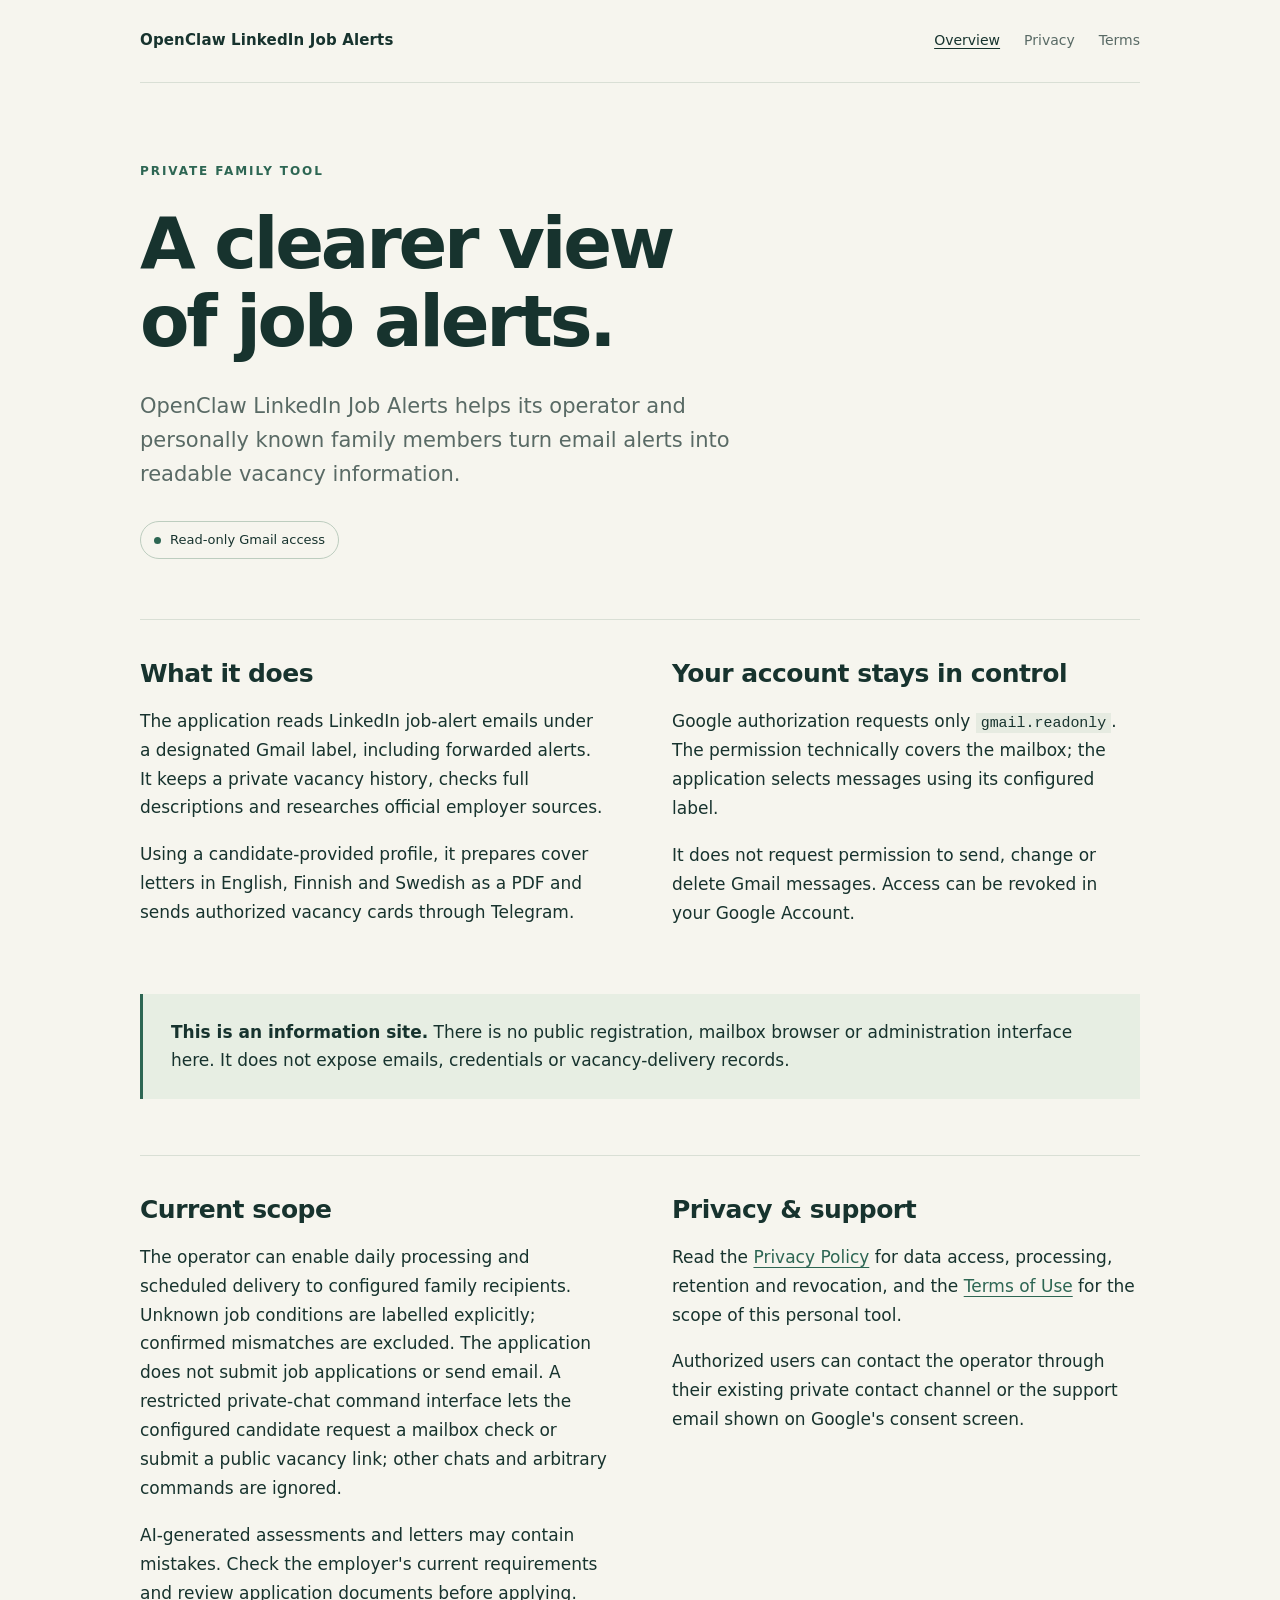
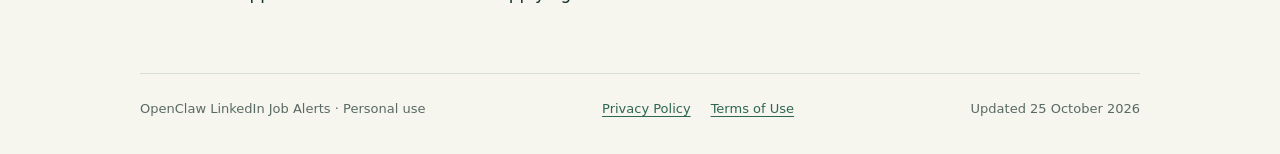
<file: index.html>
<!doctype html>
<html lang="en">
<head>
  <meta charset="utf-8">
  <meta name="viewport" content="width=device-width,initial-scale=1">
  <meta name="google-site-verification" content="l6ptjcAcxrdDgx9juAm-OKprZE5Z-lQ_POoNAWF2fSk">
  <meta name="description" content="Information about OpenClaw LinkedIn Job Alerts, a private family job-search assistant with read-only Gmail access.">
  <meta name="robots" content="noindex">
  <meta http-equiv="Content-Security-Policy" content="default-src 'none'; style-src 'self'; base-uri 'none'; form-action 'none'">
  <title>OpenClaw LinkedIn Job Alerts</title>
  <link rel="stylesheet" href="styles.css">
</head>
<body>
  <a class="skip" href="#main">Skip to content</a>
  <div class="wrap">
    <header class="header"><a class="brand" href="./">OpenClaw LinkedIn Job Alerts</a><nav class="nav" aria-label="Main"><a href="./" aria-current="page">Overview</a><a href="privacy.html">Privacy</a><a href="terms.html">Terms</a></nav></header>
    <main id="main">
      <section class="hero" aria-labelledby="title">
        <p class="eyebrow">Private family tool</p>
        <h1 id="title">A clearer view<br>of job alerts.</h1>
        <p class="intro">OpenClaw LinkedIn Job Alerts helps its operator and personally known family members turn email alerts into readable vacancy information.</p>
        <span class="pill"><span class="dot" aria-hidden="true"></span>Read-only Gmail access</span>
      </section>
      <section class="split" aria-label="How the application works">
        <div><h2>What it does</h2><p>The application reads LinkedIn job-alert emails under a designated Gmail label, including forwarded alerts. It keeps a private vacancy history, checks full descriptions and researches official employer sources.</p><p>Using a candidate-provided profile, it prepares cover letters in English, Finnish and Swedish as a PDF and sends authorized vacancy cards through Telegram.</p></div>
        <div><h2>Your account stays in control</h2><p>Google authorization requests only <code>gmail.readonly</code>. The permission technically covers the mailbox; the application selects messages using its configured label.</p><p>It does not request permission to send, change or delete Gmail messages. Access can be revoked in your Google Account.</p></div>
      </section>
      <aside class="note"><p><strong>This is an information site.</strong> There is no public registration, mailbox browser or administration interface here. It does not expose emails, credentials or vacancy-delivery records.</p></aside>
      <section class="split" aria-label="Current scope and support">
        <div><h2>Current scope</h2><p>The operator can enable daily processing and scheduled delivery to configured family recipients. Unknown job conditions are labelled explicitly; confirmed mismatches are excluded. The application does not submit job applications or send email. A restricted private-chat command interface lets the configured candidate request a mailbox check or submit a public vacancy link; other chats and arbitrary commands are ignored.</p><p>AI-generated assessments and letters may contain mistakes. Check the employer's current requirements and review application documents before applying.</p></div>
        <div><h2>Privacy &amp; support</h2><p>Read the <a href="privacy.html">Privacy Policy</a> for data access, processing, retention and revocation, and the <a href="terms.html">Terms of Use</a> for the scope of this personal tool.</p><p>Authorized users can contact the operator through their existing private contact channel or the support email shown on Google's consent screen.</p></div>
      </section>
    </main>
    <footer class="footer"><span>OpenClaw LinkedIn Job Alerts · Personal use</span><nav aria-label="Legal"><a href="privacy.html">Privacy Policy</a><a href="terms.html">Terms of Use</a></nav><span>Updated 25 October 2026</span></footer>
  </div>
</body>
</html>
</file>
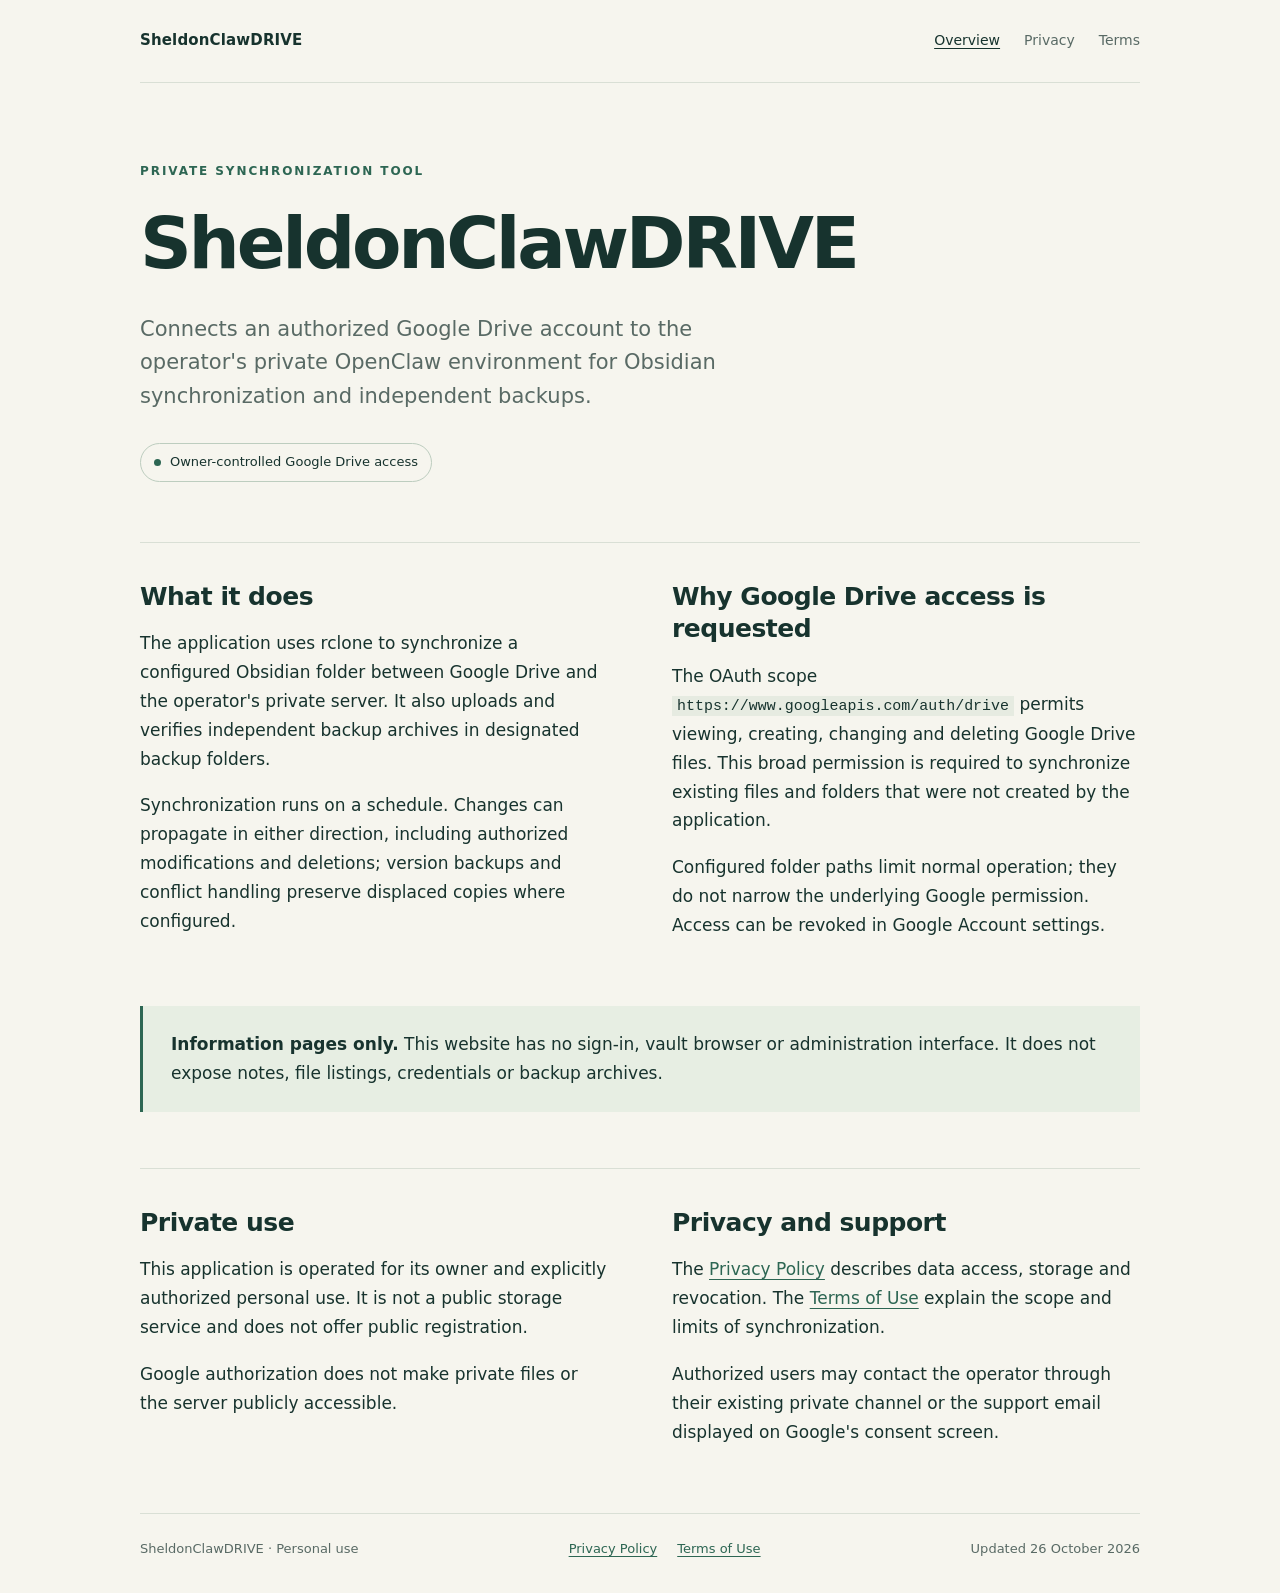
<file: sheldonclaw-drive/index.html>
<!doctype html>
<html lang="en">
<head>
  <meta charset="utf-8"><meta name="viewport" content="width=device-width,initial-scale=1">
  <meta name="description" content="SheldonClawDRIVE: private Google Drive synchronization and backup.">
  <meta name="robots" content="noindex">
  <meta http-equiv="Content-Security-Policy" content="default-src 'none'; style-src 'self'; base-uri 'none'; form-action 'none'">
  <title>SheldonClawDRIVE</title><link rel="stylesheet" href="../styles.css">
</head>
<body>
<a class="skip" href="#main">Skip to content</a>
<div class="wrap">
<header class="header"><a class="brand" href="./">SheldonClawDRIVE</a><nav class="nav" aria-label="Main"><a href="./" aria-current="page">Overview</a><a href="privacy.html">Privacy</a><a href="terms.html">Terms</a></nav></header>
<main id="main">
<section class="hero"><p class="eyebrow">Private synchronization tool</p><h1>SheldonClawDRIVE</h1><p class="intro">Connects an authorized Google Drive account to the operator's private OpenClaw environment for Obsidian synchronization and independent backups.</p><span class="pill"><span class="dot" aria-hidden="true"></span>Owner-controlled Google Drive access</span></section>
<section class="split"><div><h2>What it does</h2><p>The application uses rclone to synchronize a configured Obsidian folder between Google Drive and the operator's private server. It also uploads and verifies independent backup archives in designated backup folders.</p><p>Synchronization runs on a schedule. Changes can propagate in either direction, including authorized modifications and deletions; version backups and conflict handling preserve displaced copies where configured.</p></div><div><h2>Why Google Drive access is requested</h2><p>The OAuth scope <code>https://www.googleapis.com/auth/drive</code> permits viewing, creating, changing and deleting Google Drive files. This broad permission is required to synchronize existing files and folders that were not created by the application.</p><p>Configured folder paths limit normal operation; they do not narrow the underlying Google permission. Access can be revoked in Google Account settings.</p></div></section>
<aside class="note"><p><strong>Information pages only.</strong> This website has no sign-in, vault browser or administration interface. It does not expose notes, file listings, credentials or backup archives.</p></aside>
<section class="split"><div><h2>Private use</h2><p>This application is operated for its owner and explicitly authorized personal use. It is not a public storage service and does not offer public registration.</p><p>Google authorization does not make private files or the server publicly accessible.</p></div><div><h2>Privacy and support</h2><p>The <a href="privacy.html">Privacy Policy</a> describes data access, storage and revocation. The <a href="terms.html">Terms of Use</a> explain the scope and limits of synchronization.</p><p>Authorized users may contact the operator through their existing private channel or the support email displayed on Google's consent screen.</p></div></section>
</main>
<footer class="footer"><span>SheldonClawDRIVE · Personal use</span><nav aria-label="Legal"><a href="privacy.html">Privacy Policy</a><a href="terms.html">Terms of Use</a></nav><span>Updated 26 October 2026</span></footer>
</div>
</body>
</html>
</file>
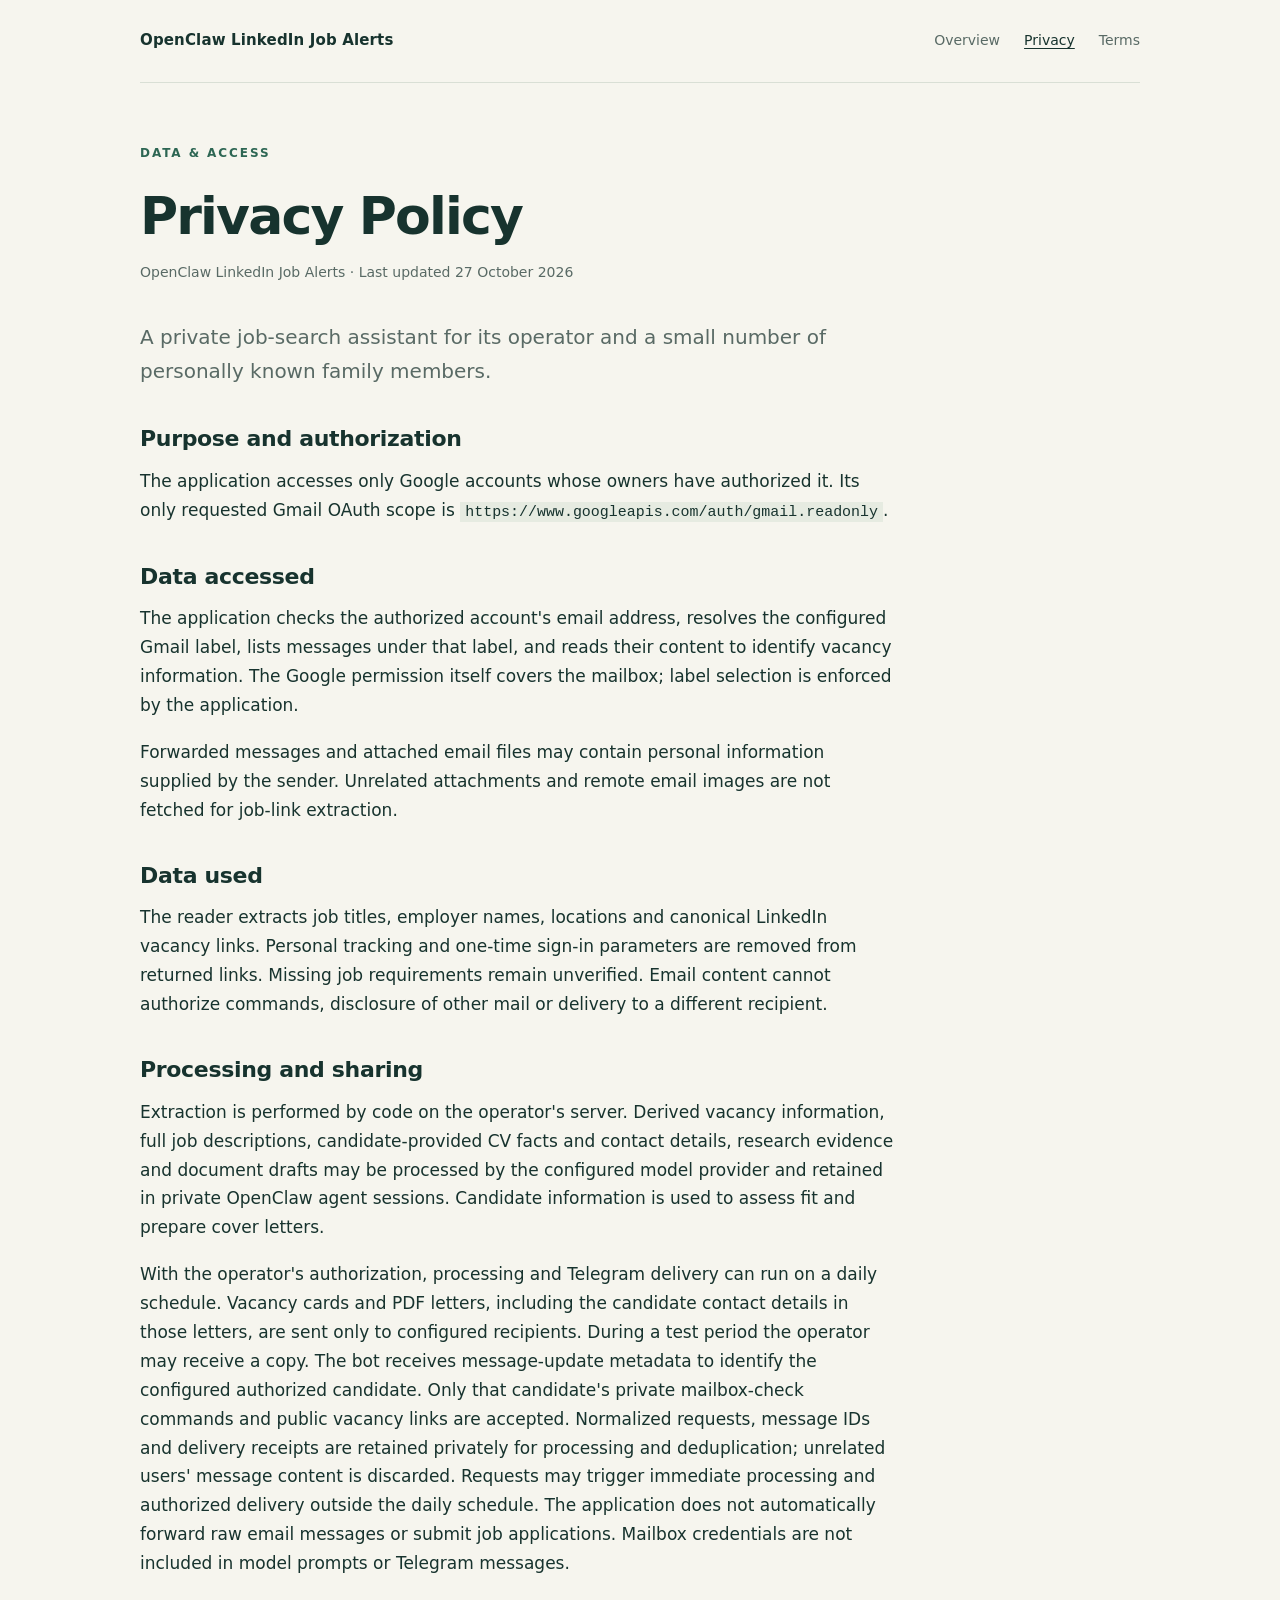
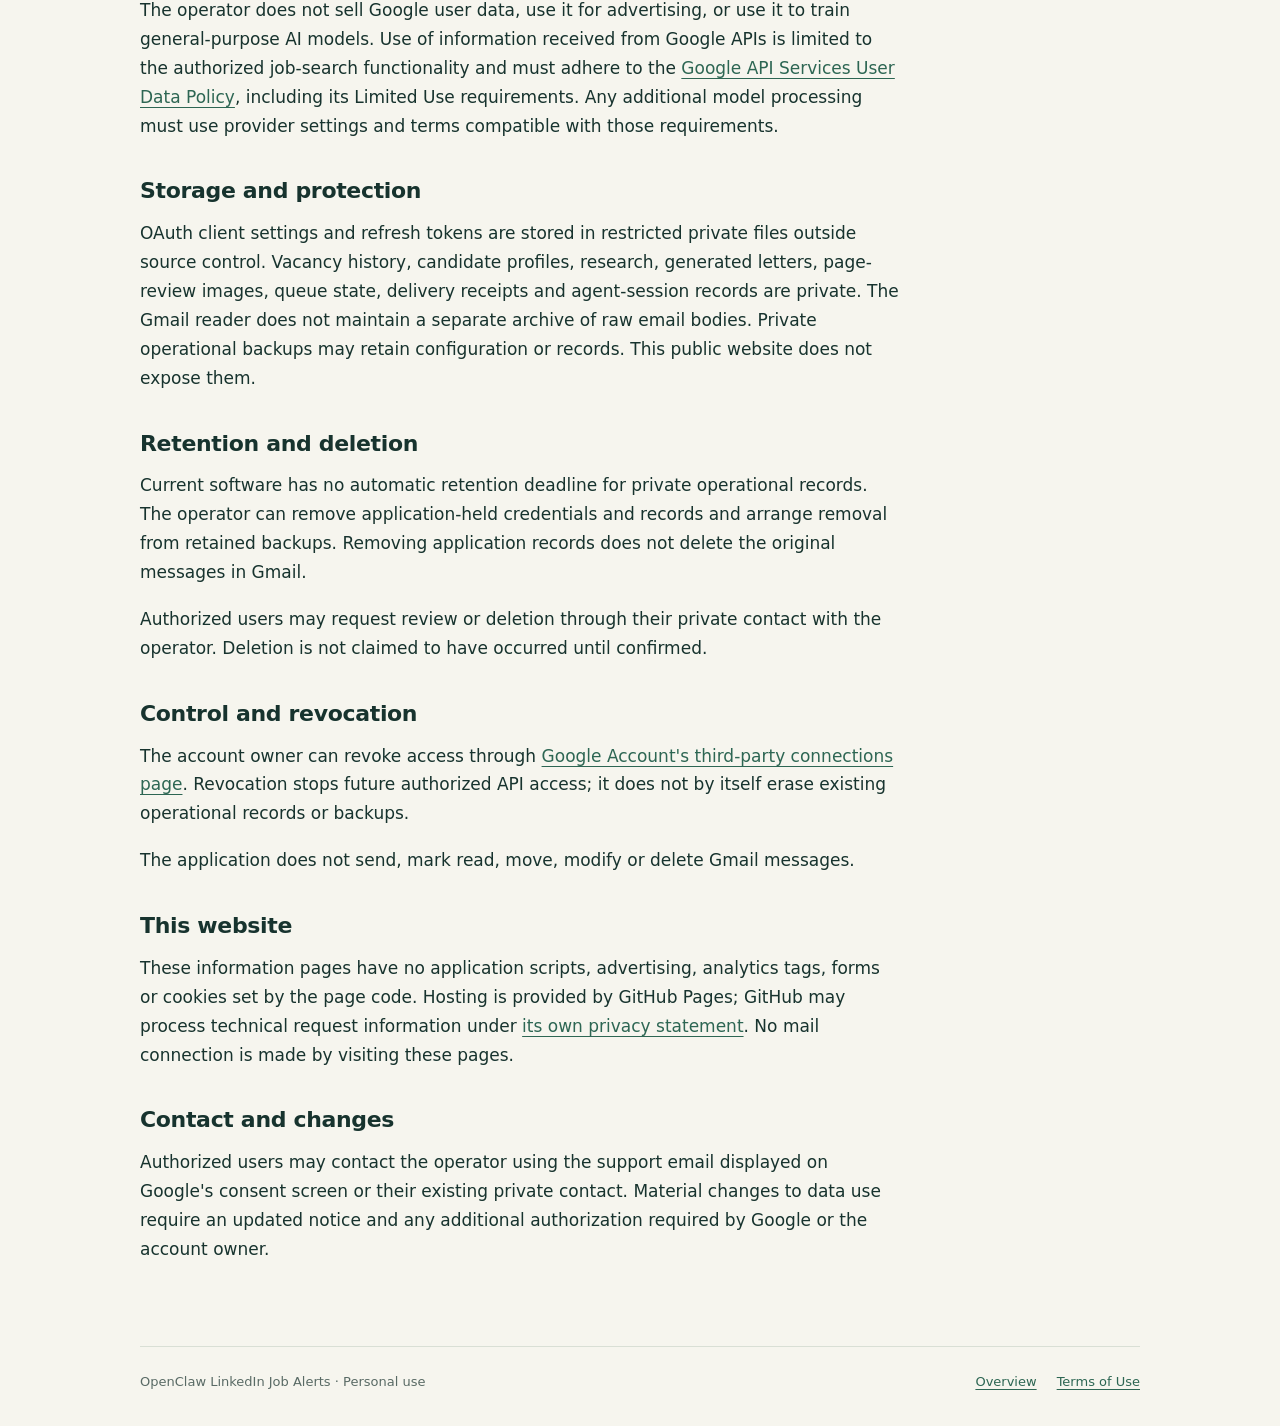
<file: privacy.html>
<!doctype html>
<html lang="en">
<head>
  <meta charset="utf-8"><meta name="viewport" content="width=device-width,initial-scale=1">
  <meta name="description" content="Privacy Policy for OpenClaw LinkedIn Job Alerts.">
  <meta name="robots" content="noindex">
  <meta http-equiv="Content-Security-Policy" content="default-src 'none'; style-src 'self'; base-uri 'none'; form-action 'none'">
  <title>Privacy Policy · OpenClaw LinkedIn Job Alerts</title><link rel="stylesheet" href="styles.css">
</head>
<body>
  <a class="skip" href="#main">Skip to content</a>
  <div class="wrap">
    <header class="header"><a class="brand" href="./">OpenClaw LinkedIn Job Alerts</a><nav class="nav" aria-label="Main"><a href="./">Overview</a><a href="privacy.html" aria-current="page">Privacy</a><a href="terms.html">Terms</a></nav></header>
    <main id="main" class="legal">
      <p class="eyebrow">Data &amp; access</p><h1>Privacy Policy</h1><p class="updated">OpenClaw LinkedIn Job Alerts · Last updated 27 October 2026</p>
      <p class="lead">A private job-search assistant for its operator and a small number of personally known family members.</p>
      <h2>Purpose and authorization</h2><p>The application accesses only Google accounts whose owners have authorized it. Its only requested Gmail OAuth scope is <code>https://www.googleapis.com/auth/gmail.readonly</code>.</p>
      <h2>Data accessed</h2><p>The application checks the authorized account's email address, resolves the configured Gmail label, lists messages under that label, and reads their content to identify vacancy information. The Google permission itself covers the mailbox; label selection is enforced by the application.</p><p>Forwarded messages and attached email files may contain personal information supplied by the sender. Unrelated attachments and remote email images are not fetched for job-link extraction.</p>
      <h2>Data used</h2><p>The reader extracts job titles, employer names, locations and canonical LinkedIn vacancy links. Personal tracking and one-time sign-in parameters are removed from returned links. Missing job requirements remain unverified. Email content cannot authorize commands, disclosure of other mail or delivery to a different recipient.</p>
      <h2>Processing and sharing</h2><p>Extraction is performed by code on the operator's server. Derived vacancy information, full job descriptions, candidate-provided CV facts and contact details, research evidence and document drafts may be processed by the configured model provider and retained in private OpenClaw agent sessions. Candidate information is used to assess fit and prepare cover letters.</p><p>With the operator's authorization, processing and Telegram delivery can run on a daily schedule. Vacancy cards and PDF letters, including the candidate contact details in those letters, are sent only to configured recipients. During a test period the operator may receive a copy. The bot receives message-update metadata to identify the configured authorized candidate. Only that candidate's private mailbox-check commands and public vacancy links are accepted. Normalized requests, message IDs and delivery receipts are retained privately for processing and deduplication; unrelated users' message content is discarded. Requests may trigger immediate processing and authorized delivery outside the daily schedule. The application does not automatically forward raw email messages or submit job applications. Mailbox credentials are not included in model prompts or Telegram messages.</p><p>The operator does not sell Google user data, use it for advertising, or use it to train general-purpose AI models. Use of information received from Google APIs is limited to the authorized job-search functionality and must adhere to the <a href="https://developers.google.com/terms/api-services-user-data-policy">Google API Services User Data Policy</a>, including its Limited Use requirements. Any additional model processing must use provider settings and terms compatible with those requirements.</p>
      <h2>Storage and protection</h2><p>OAuth client settings and refresh tokens are stored in restricted private files outside source control. Vacancy history, candidate profiles, research, generated letters, page-review images, queue state, delivery receipts and agent-session records are private. The Gmail reader does not maintain a separate archive of raw email bodies. Private operational backups may retain configuration or records. This public website does not expose them.</p>
      <h2>Retention and deletion</h2><p>Current software has no automatic retention deadline for private operational records. The operator can remove application-held credentials and records and arrange removal from retained backups. Removing application records does not delete the original messages in Gmail.</p><p>Authorized users may request review or deletion through their private contact with the operator. Deletion is not claimed to have occurred until confirmed.</p>
      <h2>Control and revocation</h2><p>The account owner can revoke access through <a href="https://myaccount.google.com/connections">Google Account's third-party connections page</a>. Revocation stops future authorized API access; it does not by itself erase existing operational records or backups.</p><p>The application does not send, mark read, move, modify or delete Gmail messages.</p>
      <h2>This website</h2><p>These information pages have no application scripts, advertising, analytics tags, forms or cookies set by the page code. Hosting is provided by GitHub Pages; GitHub may process technical request information under <a href="https://docs.github.com/en/site-policy/privacy-policies/github-general-privacy-statement">its own privacy statement</a>. No mail connection is made by visiting these pages.</p>
      <h2>Contact and changes</h2><p>Authorized users may contact the operator using the support email displayed on Google's consent screen or their existing private contact. Material changes to data use require an updated notice and any additional authorization required by Google or the account owner.</p>
    </main>
    <footer class="footer"><span>OpenClaw LinkedIn Job Alerts · Personal use</span><nav aria-label="Legal"><a href="./">Overview</a><a href="terms.html">Terms of Use</a></nav></footer>
  </div>
</body>
</html>
</file>
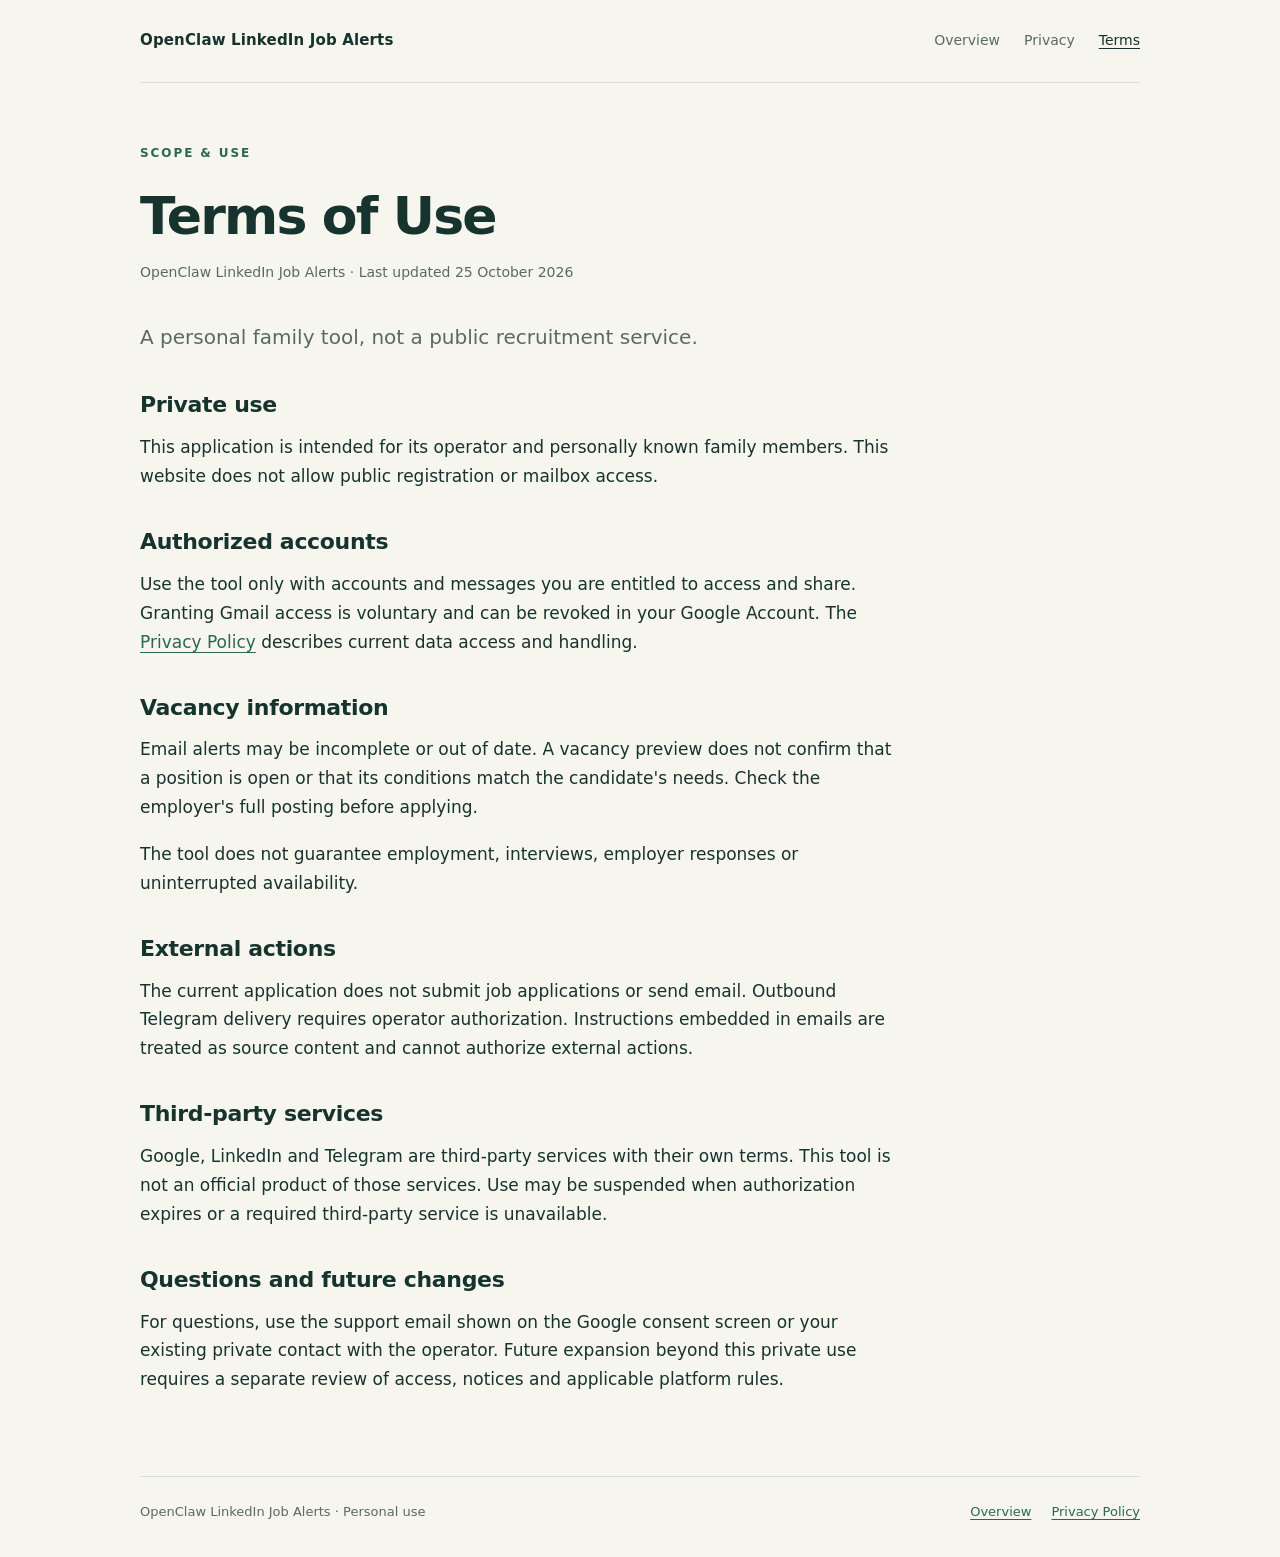
<file: terms.html>
<!doctype html>
<html lang="en">
<head>
  <meta charset="utf-8"><meta name="viewport" content="width=device-width,initial-scale=1">
  <meta name="description" content="Terms of Use for OpenClaw LinkedIn Job Alerts.">
  <meta name="robots" content="noindex">
  <meta http-equiv="Content-Security-Policy" content="default-src 'none'; style-src 'self'; base-uri 'none'; form-action 'none'">
  <title>Terms of Use · OpenClaw LinkedIn Job Alerts</title><link rel="stylesheet" href="styles.css">
</head>
<body>
  <a class="skip" href="#main">Skip to content</a>
  <div class="wrap">
    <header class="header"><a class="brand" href="./">OpenClaw LinkedIn Job Alerts</a><nav class="nav" aria-label="Main"><a href="./">Overview</a><a href="privacy.html">Privacy</a><a href="terms.html" aria-current="page">Terms</a></nav></header>
    <main id="main" class="legal">
      <p class="eyebrow">Scope &amp; use</p><h1>Terms of Use</h1><p class="updated">OpenClaw LinkedIn Job Alerts · Last updated 25 October 2026</p>
      <p class="lead">A personal family tool, not a public recruitment service.</p>
      <h2>Private use</h2><p>This application is intended for its operator and personally known family members. This website does not allow public registration or mailbox access.</p>
      <h2>Authorized accounts</h2><p>Use the tool only with accounts and messages you are entitled to access and share. Granting Gmail access is voluntary and can be revoked in your Google Account. The <a href="privacy.html">Privacy Policy</a> describes current data access and handling.</p>
      <h2>Vacancy information</h2><p>Email alerts may be incomplete or out of date. A vacancy preview does not confirm that a position is open or that its conditions match the candidate's needs. Check the employer's full posting before applying.</p><p>The tool does not guarantee employment, interviews, employer responses or uninterrupted availability.</p>
      <h2>External actions</h2><p>The current application does not submit job applications or send email. Outbound Telegram delivery requires operator authorization. Instructions embedded in emails are treated as source content and cannot authorize external actions.</p>
      <h2>Third-party services</h2><p>Google, LinkedIn and Telegram are third-party services with their own terms. This tool is not an official product of those services. Use may be suspended when authorization expires or a required third-party service is unavailable.</p>
      <h2>Questions and future changes</h2><p>For questions, use the support email shown on the Google consent screen or your existing private contact with the operator. Future expansion beyond this private use requires a separate review of access, notices and applicable platform rules.</p>
    </main>
    <footer class="footer"><span>OpenClaw LinkedIn Job Alerts · Personal use</span><nav aria-label="Legal"><a href="./">Overview</a><a href="privacy.html">Privacy Policy</a></nav></footer>
  </div>
</body>
</html>
</file>
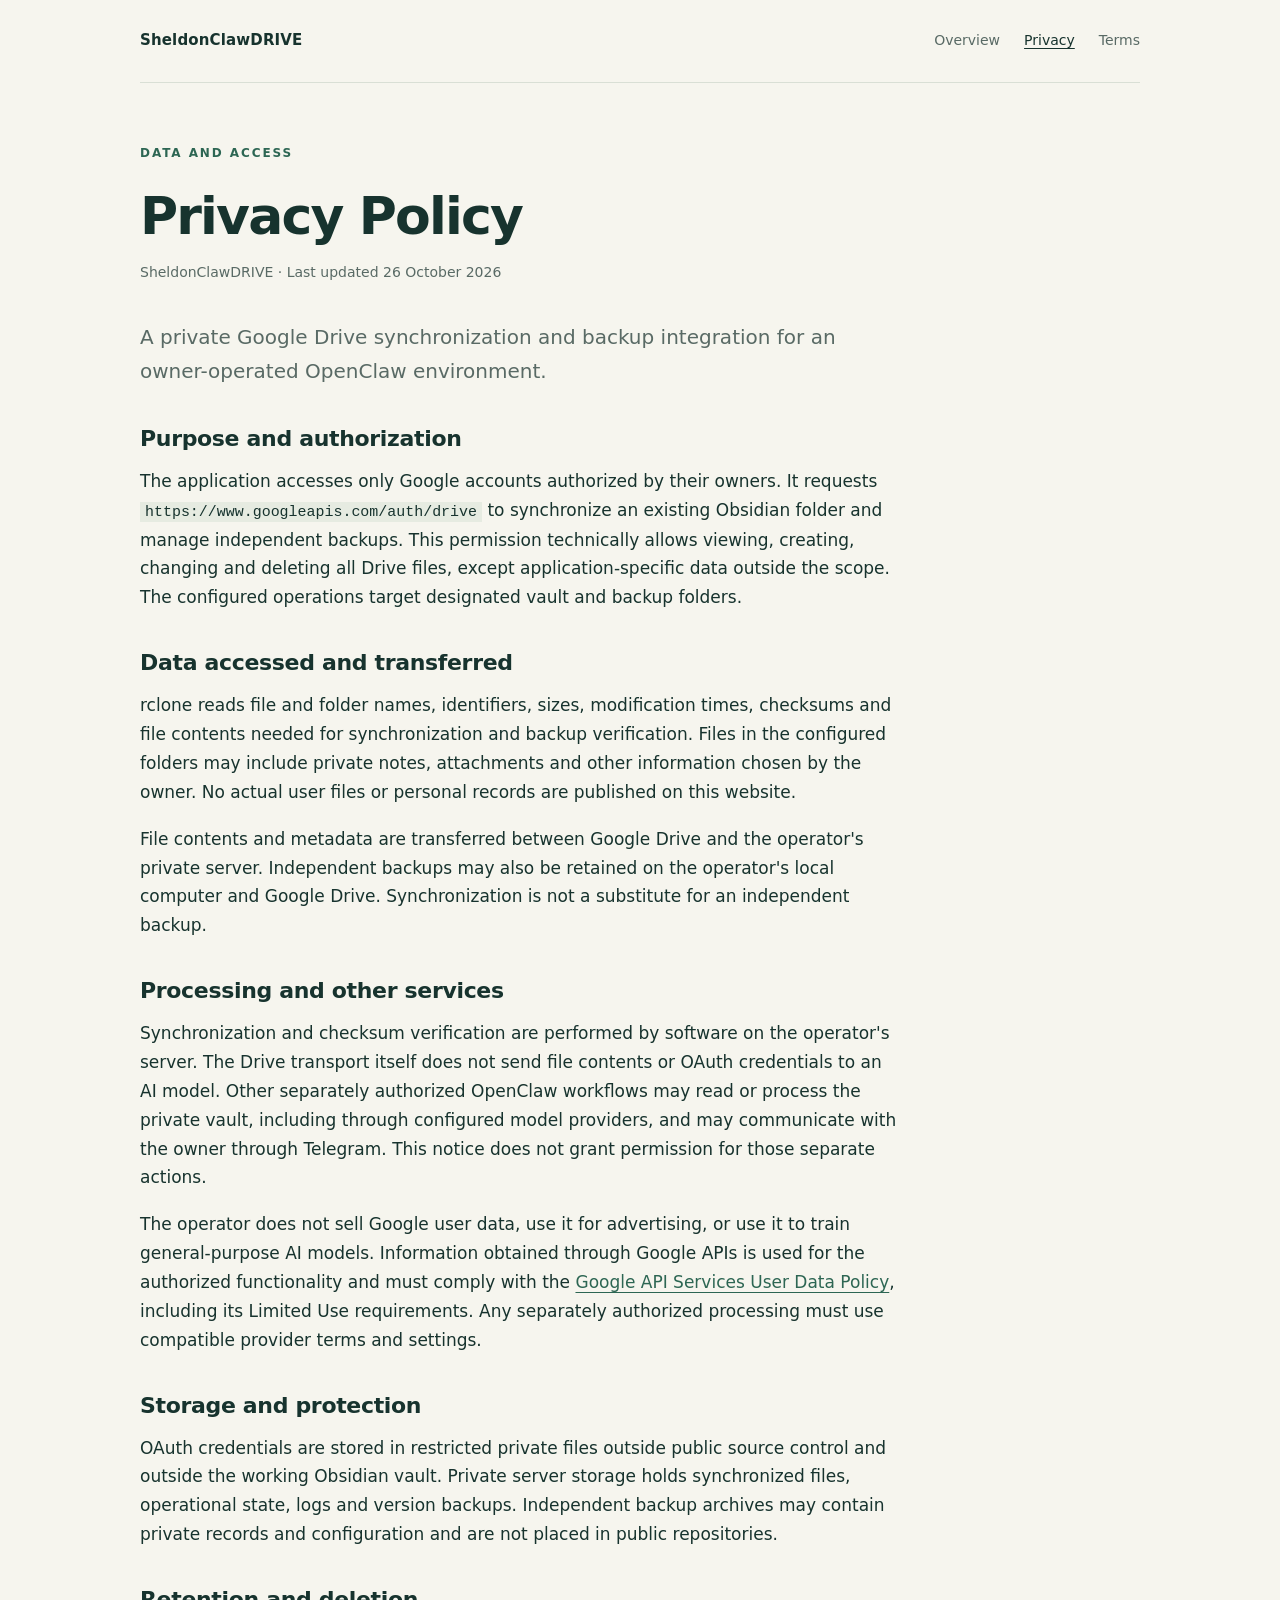
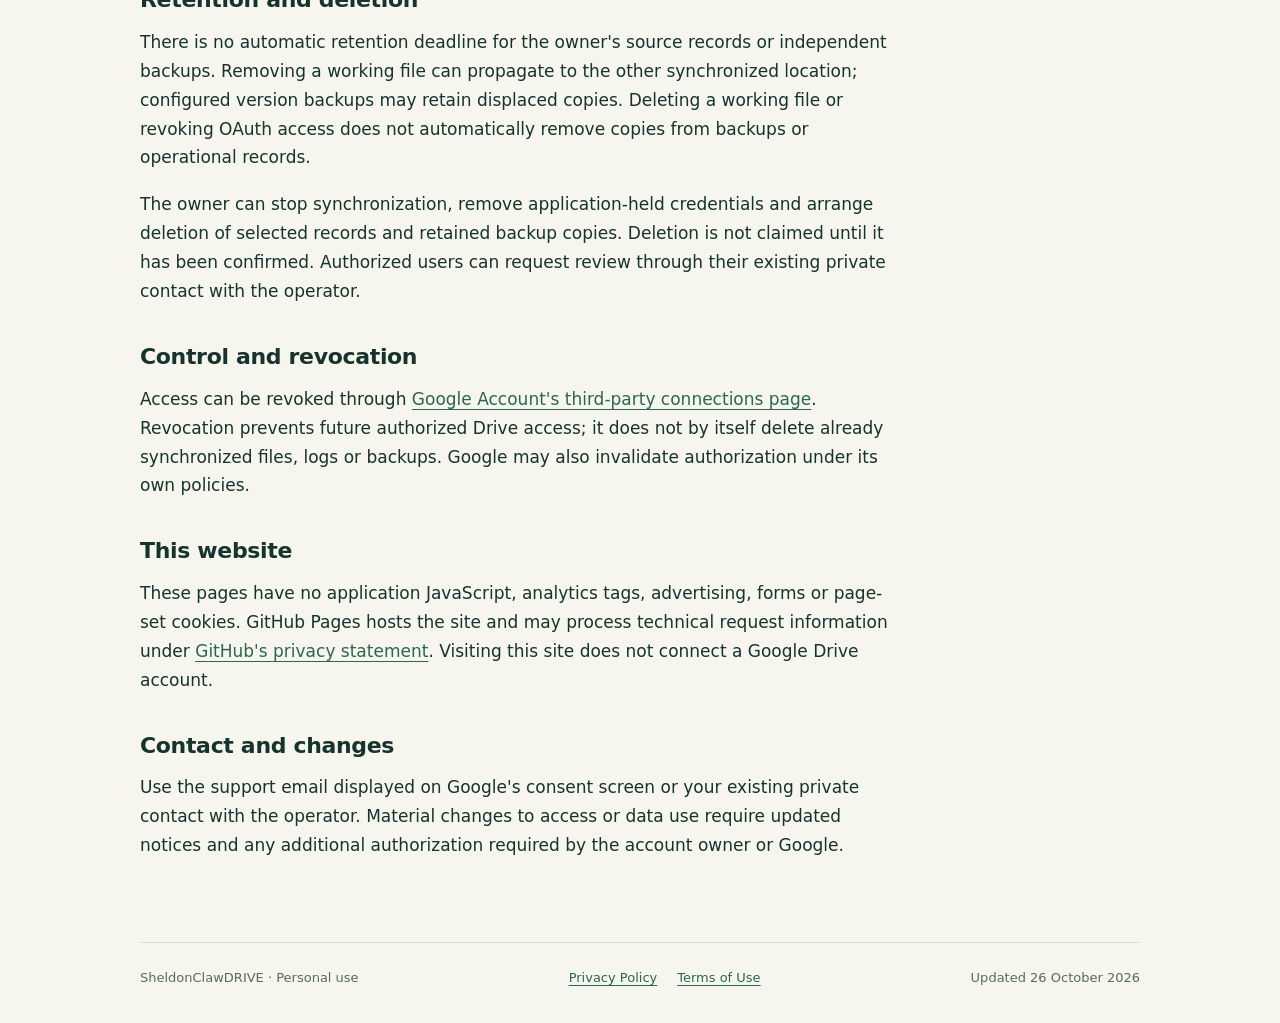
<file: sheldonclaw-drive/privacy.html>
<!doctype html>
<html lang="en">
<head>
  <meta charset="utf-8"><meta name="viewport" content="width=device-width,initial-scale=1">
  <meta name="description" content="Privacy Policy · SheldonClawDRIVE: private Google Drive synchronization and backup.">
  <meta name="robots" content="noindex">
  <meta http-equiv="Content-Security-Policy" content="default-src 'none'; style-src 'self'; base-uri 'none'; form-action 'none'">
  <title>Privacy Policy · SheldonClawDRIVE</title><link rel="stylesheet" href="../styles.css">
</head>
<body>
<a class="skip" href="#main">Skip to content</a>
<div class="wrap">
<header class="header"><a class="brand" href="./">SheldonClawDRIVE</a><nav class="nav" aria-label="Main"><a href="./">Overview</a><a href="privacy.html" aria-current="page">Privacy</a><a href="terms.html">Terms</a></nav></header>
<main id="main" class="legal">
<p class="eyebrow">Data and access</p><h1>Privacy Policy</h1><p class="updated">SheldonClawDRIVE · Last updated 26 October 2026</p><p class="lead">A private Google Drive synchronization and backup integration for an owner-operated OpenClaw environment.</p>
<h2>Purpose and authorization</h2><p>The application accesses only Google accounts authorized by their owners. It requests <code>https://www.googleapis.com/auth/drive</code> to synchronize an existing Obsidian folder and manage independent backups. This permission technically allows viewing, creating, changing and deleting all Drive files, except application-specific data outside the scope. The configured operations target designated vault and backup folders.</p>
<h2>Data accessed and transferred</h2><p>rclone reads file and folder names, identifiers, sizes, modification times, checksums and file contents needed for synchronization and backup verification. Files in the configured folders may include private notes, attachments and other information chosen by the owner. No actual user files or personal records are published on this website.</p><p>File contents and metadata are transferred between Google Drive and the operator's private server. Independent backups may also be retained on the operator's local computer and Google Drive. Synchronization is not a substitute for an independent backup.</p>
<h2>Processing and other services</h2><p>Synchronization and checksum verification are performed by software on the operator's server. The Drive transport itself does not send file contents or OAuth credentials to an AI model. Other separately authorized OpenClaw workflows may read or process the private vault, including through configured model providers, and may communicate with the owner through Telegram. This notice does not grant permission for those separate actions.</p><p>The operator does not sell Google user data, use it for advertising, or use it to train general-purpose AI models. Information obtained through Google APIs is used for the authorized functionality and must comply with the <a href="https://developers.google.com/terms/api-services-user-data-policy">Google API Services User Data Policy</a>, including its Limited Use requirements. Any separately authorized processing must use compatible provider terms and settings.</p>
<h2>Storage and protection</h2><p>OAuth credentials are stored in restricted private files outside public source control and outside the working Obsidian vault. Private server storage holds synchronized files, operational state, logs and version backups. Independent backup archives may contain private records and configuration and are not placed in public repositories.</p>
<h2>Retention and deletion</h2><p>There is no automatic retention deadline for the owner's source records or independent backups. Removing a working file can propagate to the other synchronized location; configured version backups may retain displaced copies. Deleting a working file or revoking OAuth access does not automatically remove copies from backups or operational records.</p><p>The owner can stop synchronization, remove application-held credentials and arrange deletion of selected records and retained backup copies. Deletion is not claimed until it has been confirmed. Authorized users can request review through their existing private contact with the operator.</p>
<h2>Control and revocation</h2><p>Access can be revoked through <a href="https://myaccount.google.com/connections">Google Account's third-party connections page</a>. Revocation prevents future authorized Drive access; it does not by itself delete already synchronized files, logs or backups. Google may also invalidate authorization under its own policies.</p>
<h2>This website</h2><p>These pages have no application JavaScript, analytics tags, advertising, forms or page-set cookies. GitHub Pages hosts the site and may process technical request information under <a href="https://docs.github.com/en/site-policy/privacy-policies/github-general-privacy-statement">GitHub's privacy statement</a>. Visiting this site does not connect a Google Drive account.</p>
<h2>Contact and changes</h2><p>Use the support email displayed on Google's consent screen or your existing private contact with the operator. Material changes to access or data use require updated notices and any additional authorization required by the account owner or Google.</p>
</main>
<footer class="footer"><span>SheldonClawDRIVE · Personal use</span><nav aria-label="Legal"><a href="privacy.html">Privacy Policy</a><a href="terms.html">Terms of Use</a></nav><span>Updated 26 October 2026</span></footer>
</div>
</body>
</html>
</file>
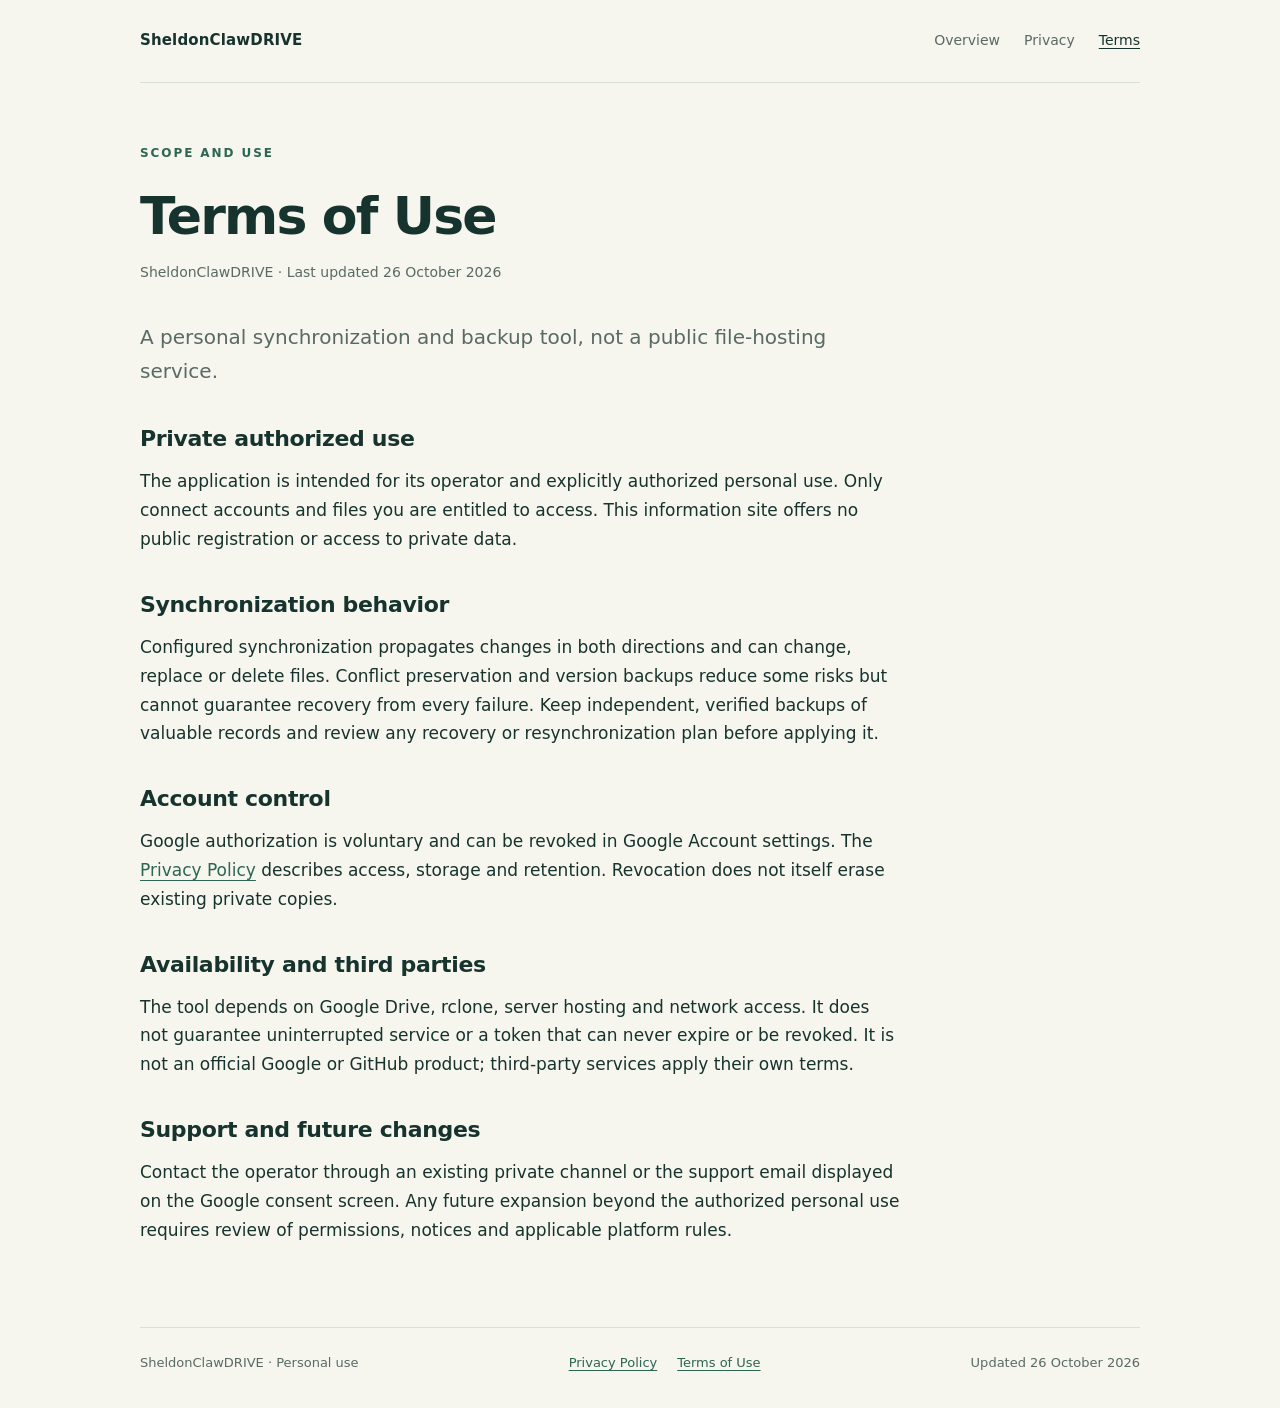
<file: sheldonclaw-drive/terms.html>
<!doctype html>
<html lang="en">
<head>
  <meta charset="utf-8"><meta name="viewport" content="width=device-width,initial-scale=1">
  <meta name="description" content="Terms of Use · SheldonClawDRIVE: private Google Drive synchronization and backup.">
  <meta name="robots" content="noindex">
  <meta http-equiv="Content-Security-Policy" content="default-src 'none'; style-src 'self'; base-uri 'none'; form-action 'none'">
  <title>Terms of Use · SheldonClawDRIVE</title><link rel="stylesheet" href="../styles.css">
</head>
<body>
<a class="skip" href="#main">Skip to content</a>
<div class="wrap">
<header class="header"><a class="brand" href="./">SheldonClawDRIVE</a><nav class="nav" aria-label="Main"><a href="./">Overview</a><a href="privacy.html">Privacy</a><a href="terms.html" aria-current="page">Terms</a></nav></header>
<main id="main" class="legal">
<p class="eyebrow">Scope and use</p><h1>Terms of Use</h1><p class="updated">SheldonClawDRIVE · Last updated 26 October 2026</p><p class="lead">A personal synchronization and backup tool, not a public file-hosting service.</p>
<h2>Private authorized use</h2><p>The application is intended for its operator and explicitly authorized personal use. Only connect accounts and files you are entitled to access. This information site offers no public registration or access to private data.</p>
<h2>Synchronization behavior</h2><p>Configured synchronization propagates changes in both directions and can change, replace or delete files. Conflict preservation and version backups reduce some risks but cannot guarantee recovery from every failure. Keep independent, verified backups of valuable records and review any recovery or resynchronization plan before applying it.</p>
<h2>Account control</h2><p>Google authorization is voluntary and can be revoked in Google Account settings. The <a href="privacy.html">Privacy Policy</a> describes access, storage and retention. Revocation does not itself erase existing private copies.</p>
<h2>Availability and third parties</h2><p>The tool depends on Google Drive, rclone, server hosting and network access. It does not guarantee uninterrupted service or a token that can never expire or be revoked. It is not an official Google or GitHub product; third-party services apply their own terms.</p>
<h2>Support and future changes</h2><p>Contact the operator through an existing private channel or the support email displayed on the Google consent screen. Any future expansion beyond the authorized personal use requires review of permissions, notices and applicable platform rules.</p>
</main>
<footer class="footer"><span>SheldonClawDRIVE · Personal use</span><nav aria-label="Legal"><a href="privacy.html">Privacy Policy</a><a href="terms.html">Terms of Use</a></nav><span>Updated 26 October 2026</span></footer>
</div>
</body>
</html>
</file>
<file: styles.css>
:root{color-scheme:light;--ink:#17332e;--muted:#596a65;--paper:#f6f5ee;--line:#d9dfd5;--accent:#2d6653;--wash:#e7eee3}
*{box-sizing:border-box}html{scroll-behavior:smooth}body{margin:0;background:var(--paper);color:var(--ink);font:17px/1.7 system-ui,-apple-system,BlinkMacSystemFont,"Segoe UI",sans-serif}a{color:var(--accent);text-underline-offset:.22em}a:hover{text-decoration-thickness:2px}a:focus-visible{outline:3px solid #b66a24;outline-offset:5px}.skip{position:absolute;left:1rem;top:-5rem;padding:.5rem 1rem;background:white;z-index:2}.skip:focus{top:1rem}.wrap{max-width:1080px;margin:auto;padding:0 40px}.header{display:flex;justify-content:space-between;align-items:center;gap:24px;padding-top:28px;padding-bottom:28px;border-bottom:1px solid var(--line)}.brand{color:var(--ink);text-decoration:none;font-size:15px;font-weight:700;letter-spacing:.01em}.nav{display:flex;gap:24px;font-size:14px;flex-wrap:wrap}.nav a{text-decoration:none;color:var(--muted)}.nav a[aria-current=page]{color:var(--ink);text-decoration:underline}.eyebrow{font-size:12px;font-weight:700;letter-spacing:.16em;text-transform:uppercase;color:var(--accent);margin:0 0 24px}.hero{padding:78px 0 60px}.hero h1{font-size:clamp(42px,6vw,72px);line-height:1.08;letter-spacing:-.045em;font-weight:650;margin:0 0 30px;max-width:800px}.intro{max-width:660px;font-size:21px;line-height:1.6;color:var(--muted)}.pill{display:inline-flex;align-items:center;gap:9px;font-size:13px;padding:7px 13px;border:1px solid #bdcdbf;border-radius:99px;margin-top:12px}.dot{width:7px;height:7px;border-radius:50%;background:var(--accent)}.split{display:grid;grid-template-columns:1fr 1fr;gap:64px;border-top:1px solid var(--line);padding:38px 0 48px}.split h2{font-size:25px;line-height:1.3;margin:0 0 16px;letter-spacing:-.02em}p{margin:0 0 18px}ul{margin:0;padding-left:21px}li{padding-left:5px;margin:8px 0}.note{background:var(--wash);border-left:3px solid var(--accent);padding:24px 28px;margin:0 0 56px}.note p:last-child{margin:0}code{font-size:.88em;background:#e6ebe1;padding:2px 5px;overflow-wrap:anywhere}.footer{display:flex;justify-content:space-between;gap:20px;flex-wrap:wrap;border-top:1px solid var(--line);padding:24px 0 34px;color:var(--muted);font-size:13px}.footer nav{display:flex;gap:20px}.legal{max-width:760px;padding:60px 0 64px}.legal h1{font-size:clamp(36px,5vw,52px);line-height:1.15;letter-spacing:-.035em;margin:0 0 14px}.updated{font-size:14px;color:var(--muted);margin-bottom:36px}.legal h2{font-size:22px;line-height:1.4;margin:36px 0 12px;letter-spacing:-.015em}.legal .lead{font-size:20px;color:var(--muted);margin-bottom:32px}.small{font-size:14px;color:var(--muted)}@media(max-width:700px){.wrap{padding:0 22px}.header{align-items:flex-start;flex-direction:column;gap:14px;padding-top:22px;padding-bottom:22px}.nav{gap:20px}.hero{padding:48px 0 38px}.hero h1{font-size:44px}.intro{font-size:19px}.split{grid-template-columns:1fr;gap:32px;padding:30px 0}.note{padding:20px;margin-bottom:36px}.legal{padding:40px 0}.footer{gap:12px}.footer nav{width:100%}}@media(prefers-reduced-motion:reduce){html{scroll-behavior:auto}}
</file>
